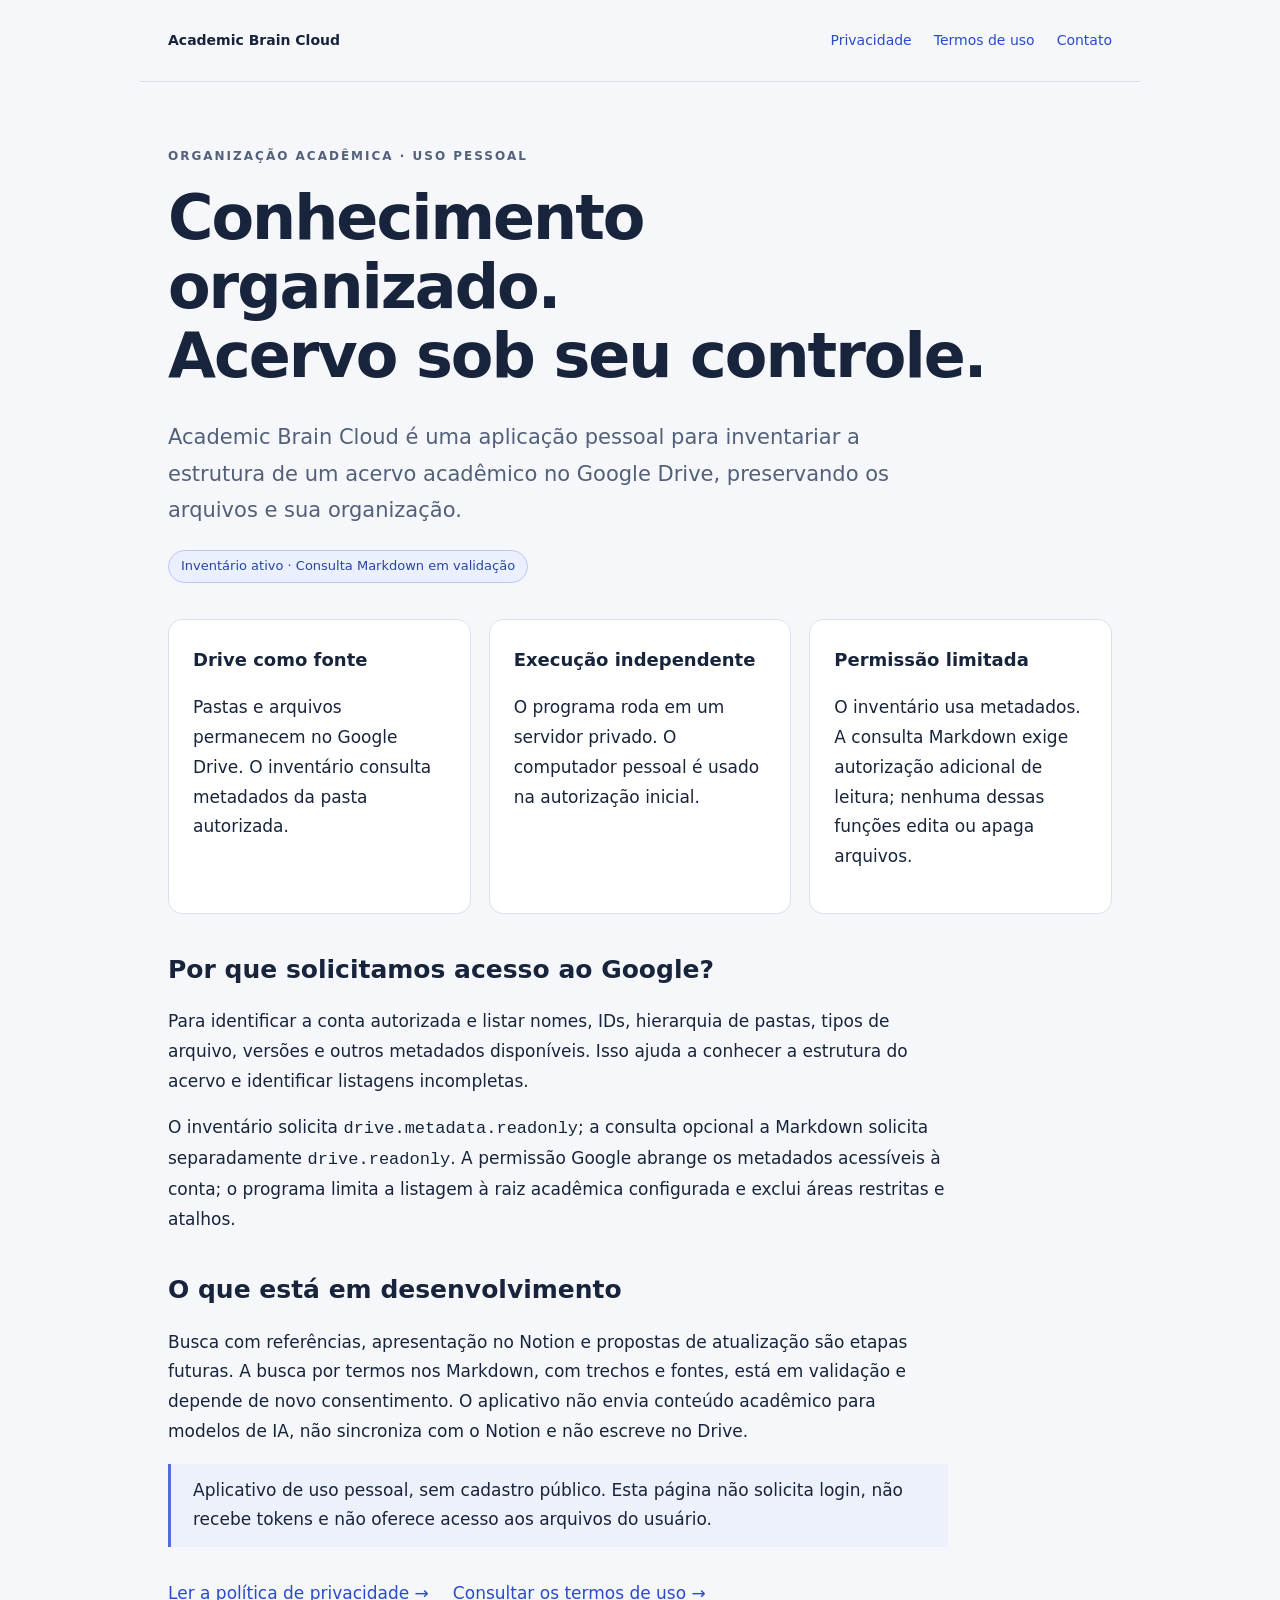
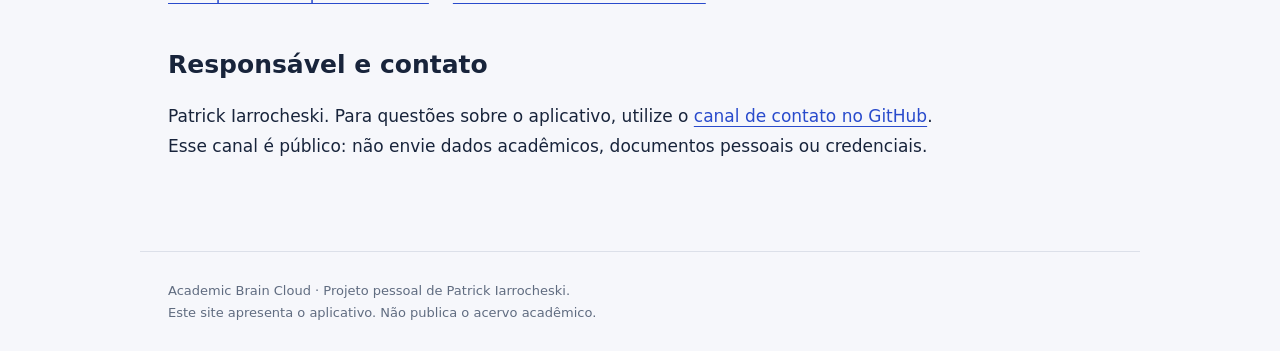
<file: index.html>
<!doctype html><html lang="pt-BR"><head><meta charset="utf-8"><meta name="viewport" content="width=device-width,initial-scale=1"><meta name="description" content="Academic Brain Cloud: inventário privado de metadados do Google Drive acadêmico. Informações do aplicativo, privacidade e termos."><title>Início · Academic Brain Cloud</title><link rel="stylesheet" href="style.css"></head><body><header><a class="brand" href="./">Academic Brain Cloud</a><nav aria-label="Navegação principal"><a href="privacidade/">Privacidade</a><a href="termos/">Termos de uso</a><a href="https://github.com/patrickdevv/academic-brain-site/issues">Contato</a></nav></header><main><div class="eyebrow">Organização acadêmica · Uso pessoal</div><h1>Conhecimento organizado.<br>Acervo sob seu controle.</h1><p class="lead">Academic Brain Cloud é uma aplicação pessoal para inventariar a estrutura de um acervo acadêmico no Google Drive, preservando os arquivos e sua organização.</p><span class="tag">Inventário ativo · Consulta Markdown em validação</span><div class="cards"><section class="card"><h3>Drive como fonte</h3><p>Pastas e arquivos permanecem no Google Drive. O inventário consulta metadados da pasta autorizada.</p></section><section class="card"><h3>Execução independente</h3><p>O programa roda em um servidor privado. O computador pessoal é usado na autorização inicial.</p></section><section class="card"><h3>Permissão limitada</h3><p>O inventário usa metadados. A consulta Markdown exige autorização adicional de leitura; nenhuma dessas funções edita ou apaga arquivos.</p></section></div><section class="body"><h2>Por que solicitamos acesso ao Google?</h2><p>Para identificar a conta autorizada e listar nomes, IDs, hierarquia de pastas, tipos de arquivo, versões e outros metadados disponíveis. Isso ajuda a conhecer a estrutura do acervo e identificar listagens incompletas.</p><p>O inventário solicita <code>drive.metadata.readonly</code>; a consulta opcional a Markdown solicita separadamente <code>drive.readonly</code>. A permissão Google abrange os metadados acessíveis à conta; o programa limita a listagem à raiz acadêmica configurada e exclui áreas restritas e atalhos.</p><h2>O que está em desenvolvimento</h2><p>Busca com referências, apresentação no Notion e propostas de atualização são etapas futuras. A busca por termos nos Markdown, com trechos e fontes, está em validação e depende de novo consentimento. O aplicativo não envia conteúdo acadêmico para modelos de IA, não sincroniza com o Notion e não escreve no Drive.</p><div class="note">Aplicativo de uso pessoal, sem cadastro público. Esta página não solicita login, não recebe tokens e não oferece acesso aos arquivos do usuário.</div><div class="links"><a href="privacidade/">Ler a política de privacidade →</a><a href="termos/">Consultar os termos de uso →</a></div><h2>Responsável e contato</h2><p>Patrick Iarrocheski. Para questões sobre o aplicativo, utilize o <a href="https://github.com/patrickdevv/academic-brain-site/issues">canal de contato no GitHub</a>. Esse canal é público: não envie dados acadêmicos, documentos pessoais ou credenciais.</p></section></main><footer>Academic Brain Cloud · Projeto pessoal de Patrick Iarrocheski.<br>Este site apresenta o aplicativo. Não publica o acervo acadêmico.</footer></body></html>
</file>
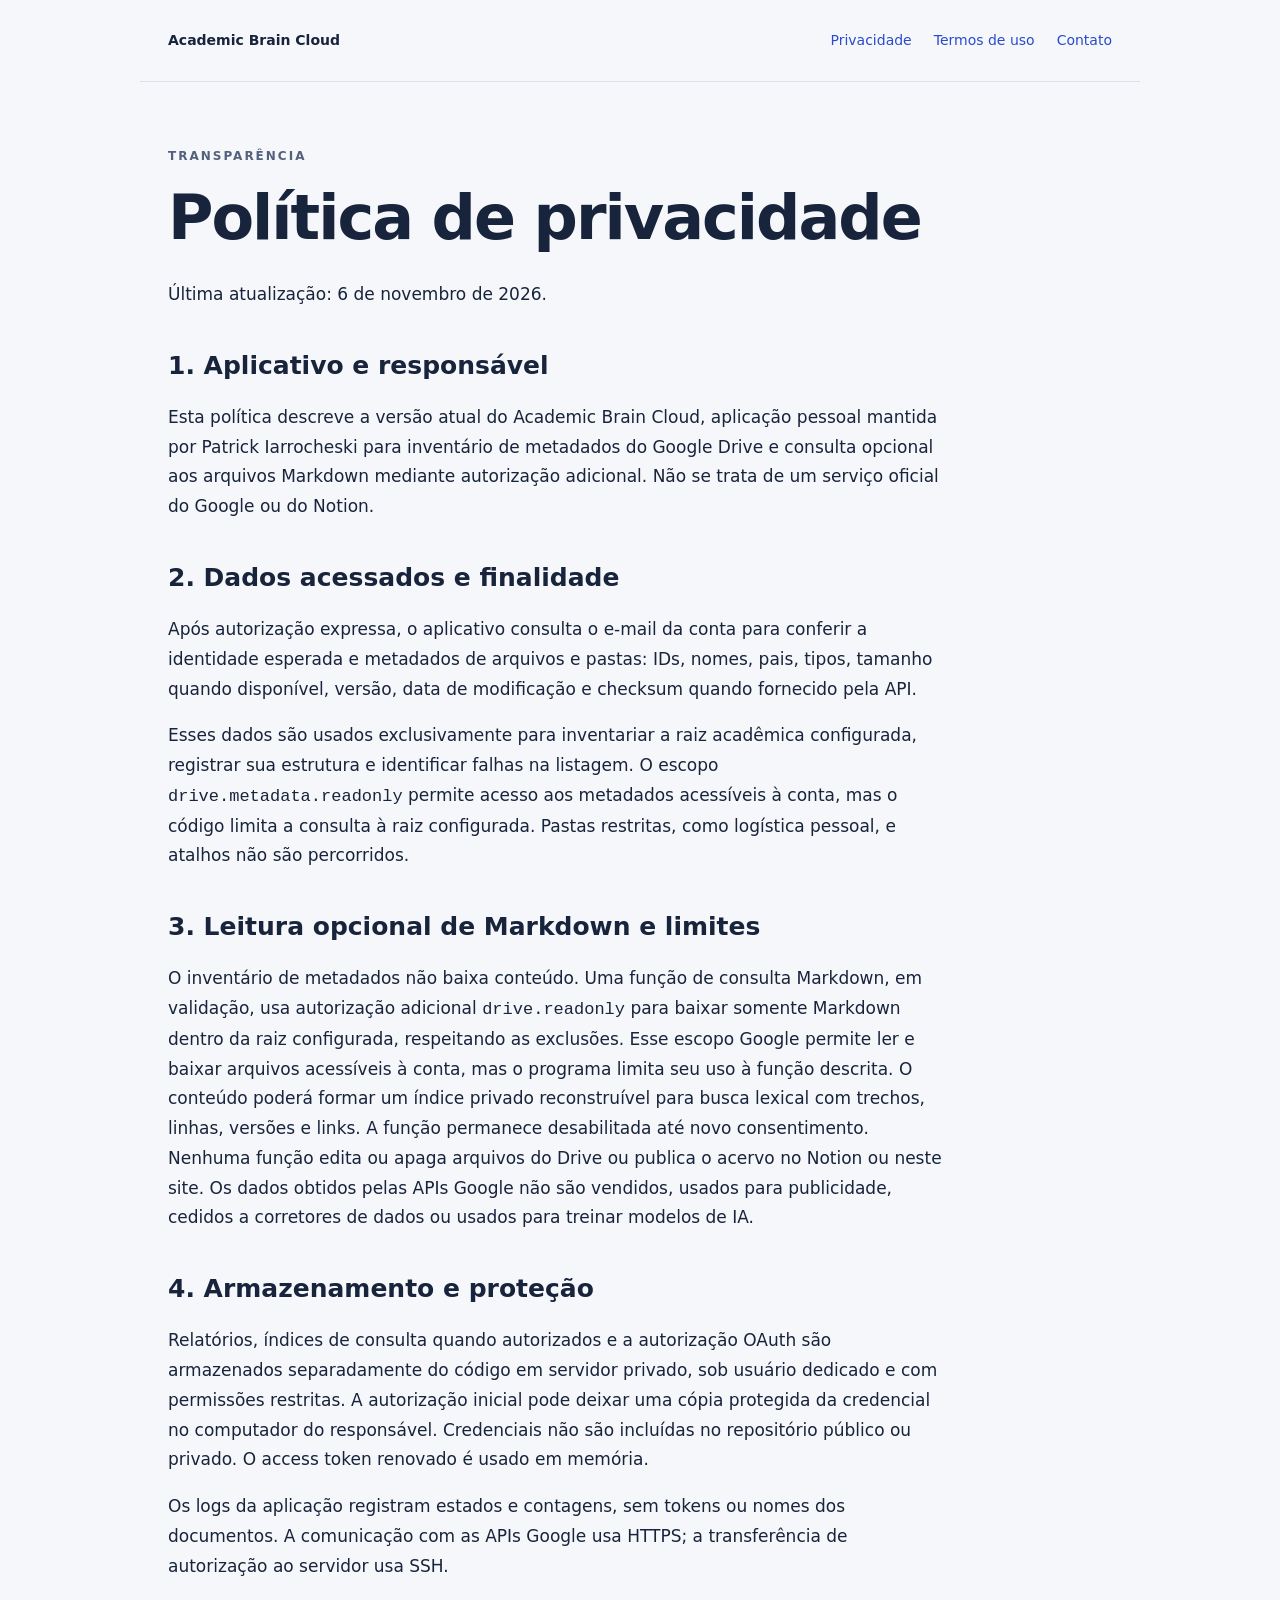
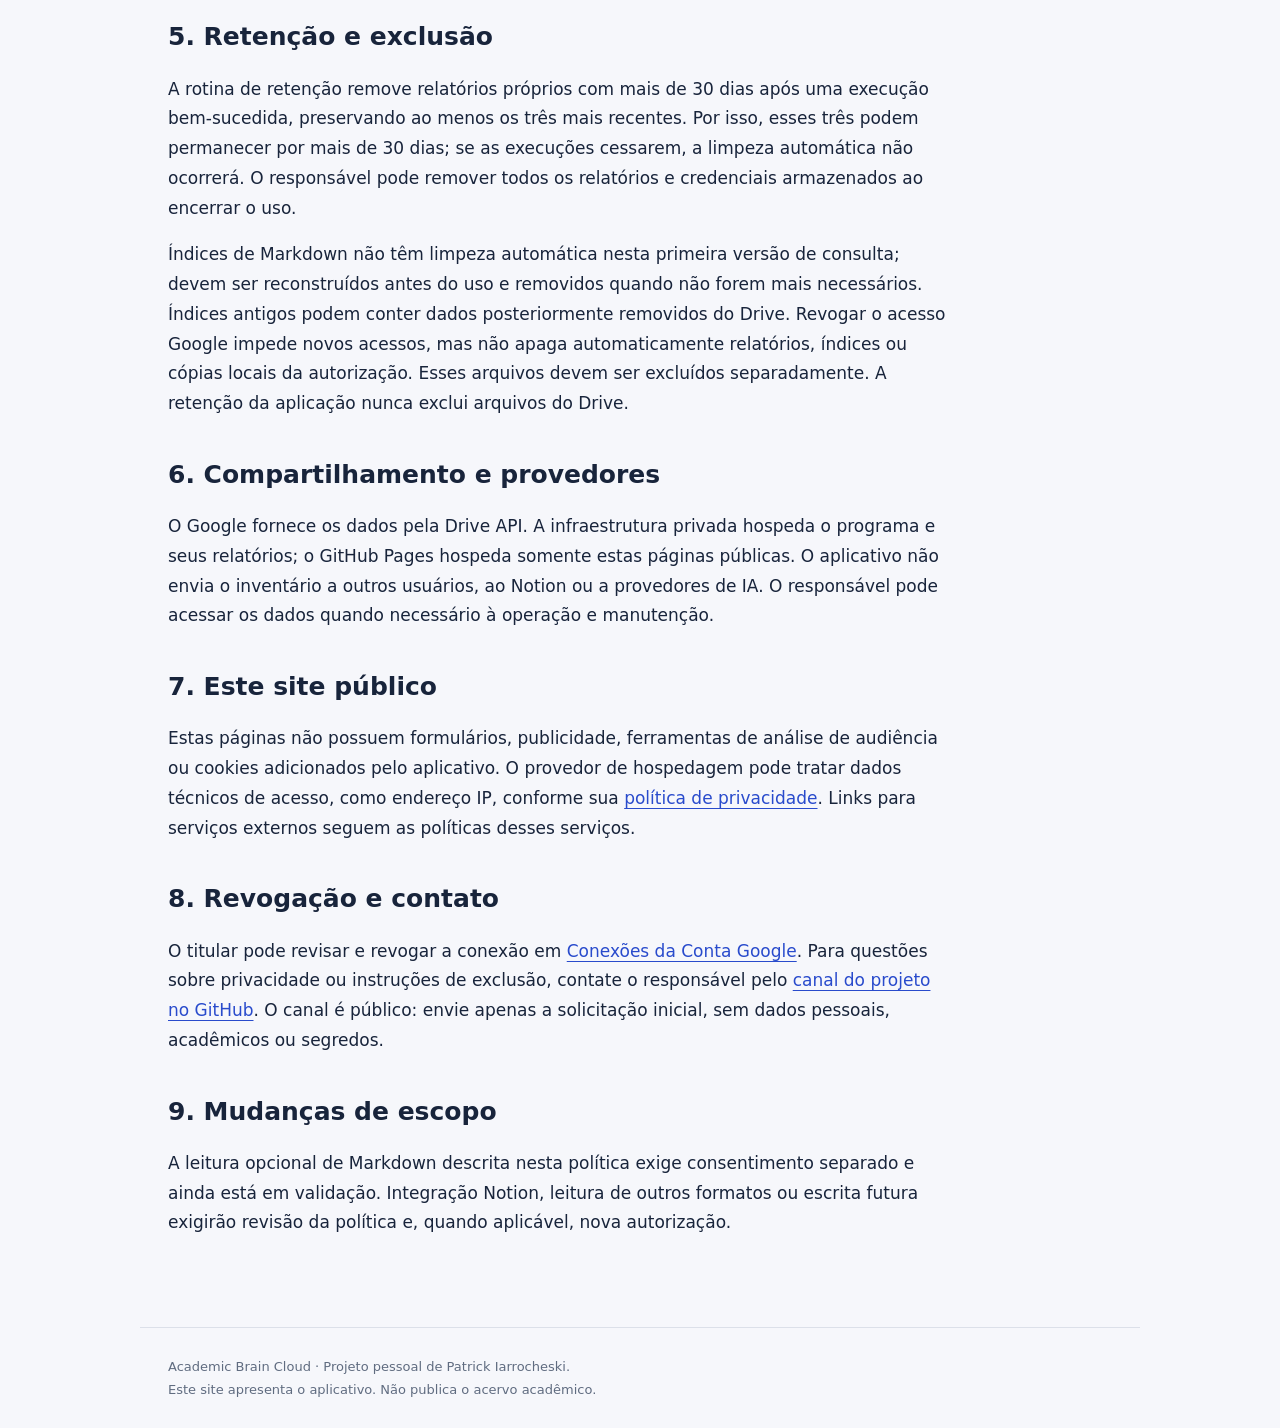
<file: privacidade/index.html>
<!doctype html><html lang="pt-BR"><head><meta charset="utf-8"><meta name="viewport" content="width=device-width,initial-scale=1"><meta name="description" content="Academic Brain Cloud: inventário privado de metadados do Google Drive acadêmico. Informações do aplicativo, privacidade e termos."><title>Privacidade · Academic Brain Cloud</title><link rel="stylesheet" href="../style.css"></head><body><header><a class="brand" href="../">Academic Brain Cloud</a><nav aria-label="Navegação principal"><a href="../privacidade/">Privacidade</a><a href="../termos/">Termos de uso</a><a href="https://github.com/patrickdevv/academic-brain-site/issues">Contato</a></nav></header><main><div class="eyebrow">Transparência</div><h1>Política de privacidade</h1><p>Última atualização: 6 de novembro de 2026.</p><div class="body"><h2>1. Aplicativo e responsável</h2><p>Esta política descreve a versão atual do Academic Brain Cloud, aplicação pessoal mantida por Patrick Iarrocheski para inventário de metadados do Google Drive e consulta opcional aos arquivos Markdown mediante autorização adicional. Não se trata de um serviço oficial do Google ou do Notion.</p><h2>2. Dados acessados e finalidade</h2><p>Após autorização expressa, o aplicativo consulta o e-mail da conta para conferir a identidade esperada e metadados de arquivos e pastas: IDs, nomes, pais, tipos, tamanho quando disponível, versão, data de modificação e checksum quando fornecido pela API.</p><p>Esses dados são usados exclusivamente para inventariar a raiz acadêmica configurada, registrar sua estrutura e identificar falhas na listagem. O escopo <code>drive.metadata.readonly</code> permite acesso aos metadados acessíveis à conta, mas o código limita a consulta à raiz configurada. Pastas restritas, como logística pessoal, e atalhos não são percorridos.</p><h2>3. Leitura opcional de Markdown e limites</h2><p>O inventário de metadados não baixa conteúdo. Uma função de consulta Markdown, em validação, usa autorização adicional <code>drive.readonly</code> para baixar somente Markdown dentro da raiz configurada, respeitando as exclusões. Esse escopo Google permite ler e baixar arquivos acessíveis à conta, mas o programa limita seu uso à função descrita. O conteúdo poderá formar um índice privado reconstruível para busca lexical com trechos, linhas, versões e links. A função permanece desabilitada até novo consentimento. Nenhuma função edita ou apaga arquivos do Drive ou publica o acervo no Notion ou neste site. Os dados obtidos pelas APIs Google não são vendidos, usados para publicidade, cedidos a corretores de dados ou usados para treinar modelos de IA.</p><h2>4. Armazenamento e proteção</h2><p>Relatórios, índices de consulta quando autorizados e a autorização OAuth são armazenados separadamente do código em servidor privado, sob usuário dedicado e com permissões restritas. A autorização inicial pode deixar uma cópia protegida da credencial no computador do responsável. Credenciais não são incluídas no repositório público ou privado. O access token renovado é usado em memória.</p><p>Os logs da aplicação registram estados e contagens, sem tokens ou nomes dos documentos. A comunicação com as APIs Google usa HTTPS; a transferência de autorização ao servidor usa SSH.</p><h2>5. Retenção e exclusão</h2><p>A rotina de retenção remove relatórios próprios com mais de 30 dias após uma execução bem-sucedida, preservando ao menos os três mais recentes. Por isso, esses três podem permanecer por mais de 30 dias; se as execuções cessarem, a limpeza automática não ocorrerá. O responsável pode remover todos os relatórios e credenciais armazenados ao encerrar o uso.</p><p>Índices de Markdown não têm limpeza automática nesta primeira versão de consulta; devem ser reconstruídos antes do uso e removidos quando não forem mais necessários. Índices antigos podem conter dados posteriormente removidos do Drive. Revogar o acesso Google impede novos acessos, mas não apaga automaticamente relatórios, índices ou cópias locais da autorização. Esses arquivos devem ser excluídos separadamente. A retenção da aplicação nunca exclui arquivos do Drive.</p><h2>6. Compartilhamento e provedores</h2><p>O Google fornece os dados pela Drive API. A infraestrutura privada hospeda o programa e seus relatórios; o GitHub Pages hospeda somente estas páginas públicas. O aplicativo não envia o inventário a outros usuários, ao Notion ou a provedores de IA. O responsável pode acessar os dados quando necessário à operação e manutenção.</p><h2>7. Este site público</h2><p>Estas páginas não possuem formulários, publicidade, ferramentas de análise de audiência ou cookies adicionados pelo aplicativo. O provedor de hospedagem pode tratar dados técnicos de acesso, como endereço IP, conforme sua <a href="https://docs.github.com/en/site-policy/privacy-policies/github-general-privacy-statement">política de privacidade</a>. Links para serviços externos seguem as políticas desses serviços.</p><h2>8. Revogação e contato</h2><p>O titular pode revisar e revogar a conexão em <a href="https://myaccount.google.com/connections">Conexões da Conta Google</a>. Para questões sobre privacidade ou instruções de exclusão, contate o responsável pelo <a href="https://github.com/patrickdevv/academic-brain-site/issues">canal do projeto no GitHub</a>. O canal é público: envie apenas a solicitação inicial, sem dados pessoais, acadêmicos ou segredos.</p><h2>9. Mudanças de escopo</h2><p>A leitura opcional de Markdown descrita nesta política exige consentimento separado e ainda está em validação. Integração Notion, leitura de outros formatos ou escrita futura exigirão revisão da política e, quando aplicável, nova autorização.</p></div></main><footer>Academic Brain Cloud · Projeto pessoal de Patrick Iarrocheski.<br>Este site apresenta o aplicativo. Não publica o acervo acadêmico.</footer></body></html>
</file>
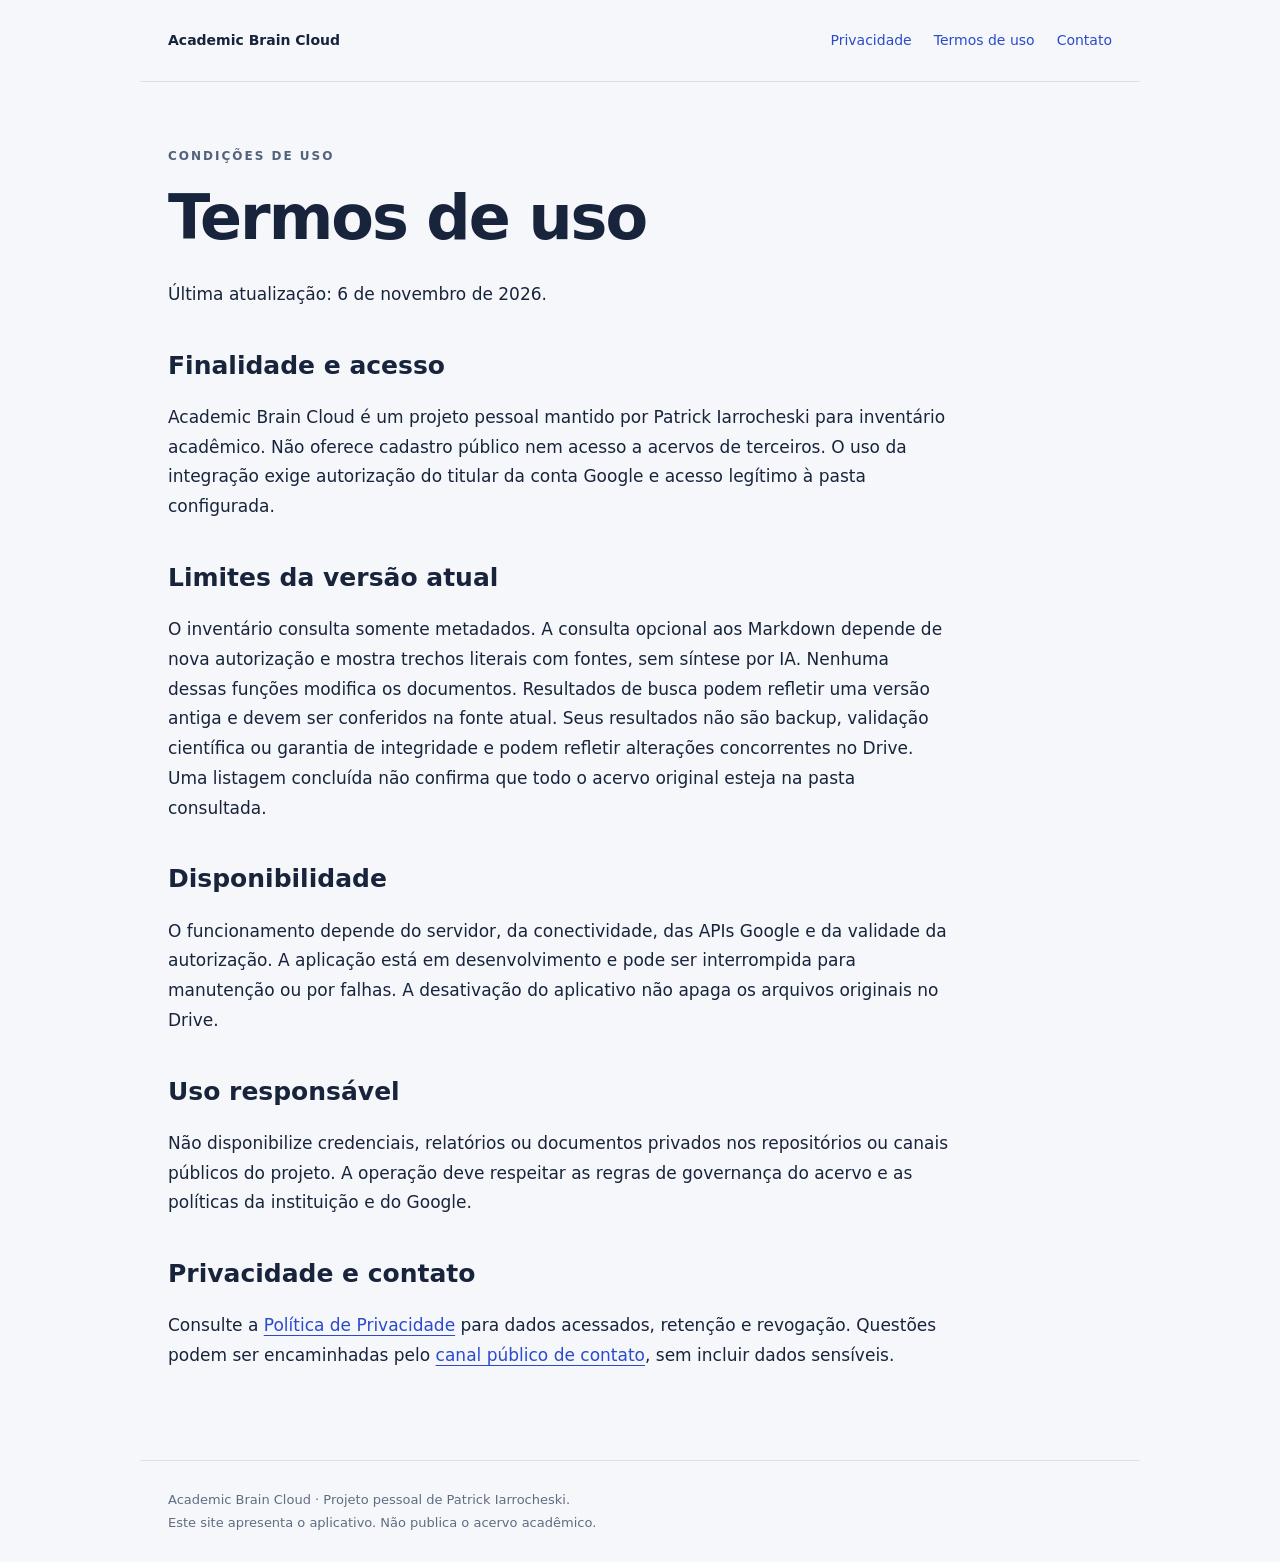
<file: termos/index.html>
<!doctype html><html lang="pt-BR"><head><meta charset="utf-8"><meta name="viewport" content="width=device-width,initial-scale=1"><meta name="description" content="Academic Brain Cloud: inventário privado de metadados do Google Drive acadêmico. Informações do aplicativo, privacidade e termos."><title>Termos de uso · Academic Brain Cloud</title><link rel="stylesheet" href="../style.css"></head><body><header><a class="brand" href="../">Academic Brain Cloud</a><nav aria-label="Navegação principal"><a href="../privacidade/">Privacidade</a><a href="../termos/">Termos de uso</a><a href="https://github.com/patrickdevv/academic-brain-site/issues">Contato</a></nav></header><main><div class="eyebrow">Condições de uso</div><h1>Termos de uso</h1><p>Última atualização: 6 de novembro de 2026.</p><div class="body"><h2>Finalidade e acesso</h2><p>Academic Brain Cloud é um projeto pessoal mantido por Patrick Iarrocheski para inventário acadêmico. Não oferece cadastro público nem acesso a acervos de terceiros. O uso da integração exige autorização do titular da conta Google e acesso legítimo à pasta configurada.</p><h2>Limites da versão atual</h2><p>O inventário consulta somente metadados. A consulta opcional aos Markdown depende de nova autorização e mostra trechos literais com fontes, sem síntese por IA. Nenhuma dessas funções modifica os documentos. Resultados de busca podem refletir uma versão antiga e devem ser conferidos na fonte atual. Seus resultados não são backup, validação científica ou garantia de integridade e podem refletir alterações concorrentes no Drive. Uma listagem concluída não confirma que todo o acervo original esteja na pasta consultada.</p><h2>Disponibilidade</h2><p>O funcionamento depende do servidor, da conectividade, das APIs Google e da validade da autorização. A aplicação está em desenvolvimento e pode ser interrompida para manutenção ou por falhas. A desativação do aplicativo não apaga os arquivos originais no Drive.</p><h2>Uso responsável</h2><p>Não disponibilize credenciais, relatórios ou documentos privados nos repositórios ou canais públicos do projeto. A operação deve respeitar as regras de governança do acervo e as políticas da instituição e do Google.</p><h2>Privacidade e contato</h2><p>Consulte a <a href="../privacidade/">Política de Privacidade</a> para dados acessados, retenção e revogação. Questões podem ser encaminhadas pelo <a href="https://github.com/patrickdevv/academic-brain-site/issues">canal público de contato</a>, sem incluir dados sensíveis.</p></div></main><footer>Academic Brain Cloud · Projeto pessoal de Patrick Iarrocheski.<br>Este site apresenta o aplicativo. Não publica o acervo acadêmico.</footer></body></html>
</file>
<file: style.css>
*{box-sizing:border-box}body{margin:0;background:#f6f7fb;color:#18243b;font:17px/1.75 system-ui,-apple-system,sans-serif}a{color:#294bcc;text-underline-offset:4px}a:focus-visible{outline:3px solid #8565db;outline-offset:5px}header,main,footer{max-width:1000px;margin:auto;padding:28px}header{display:flex;justify-content:space-between;gap:24px;align-items:center;border-bottom:1px solid #dce0e9}nav{display:flex;gap:22px;flex-wrap:wrap}header a{text-decoration:none;font-size:14px}.brand{font-weight:750;color:#18243b}main{padding-top:64px;padding-bottom:72px}h1{font-size:clamp(36px,6vw,62px);line-height:1.12;letter-spacing:-2px;max-width:850px;margin:16px 0 28px}h2{font-size:25px;line-height:1.3;margin-top:40px}h3{font-size:18px;margin-top:0}.eyebrow{font-size:12px;font-weight:750;letter-spacing:2px;text-transform:uppercase;color:#53617b}.lead{font-size:21px;color:#526079;max-width:760px}.cards{display:grid;grid-template-columns:repeat(3,1fr);gap:18px;margin:36px 0}.card{border:1px solid #dce0e9;background:white;border-radius:14px;padding:24px}.tag{display:inline-block;border:1px solid #b9c7f7;background:#eaf0ff;color:#2845a5;border-radius:30px;padding:4px 12px;font-size:13px}.body{max-width:780px}.note{border-left:3px solid #526ed9;padding:12px 22px;background:#edf1fb}.links{display:flex;gap:24px;flex-wrap:wrap;margin-top:32px}footer{border-top:1px solid #dce0e9;color:#606c80;font-size:13px}li{margin-bottom:10px}@media(max-width:650px){header{align-items:flex-start;flex-direction:column}.cards{grid-template-columns:1fr}main{padding-top:40px}h1{letter-spacing:-1px}}
</file>
